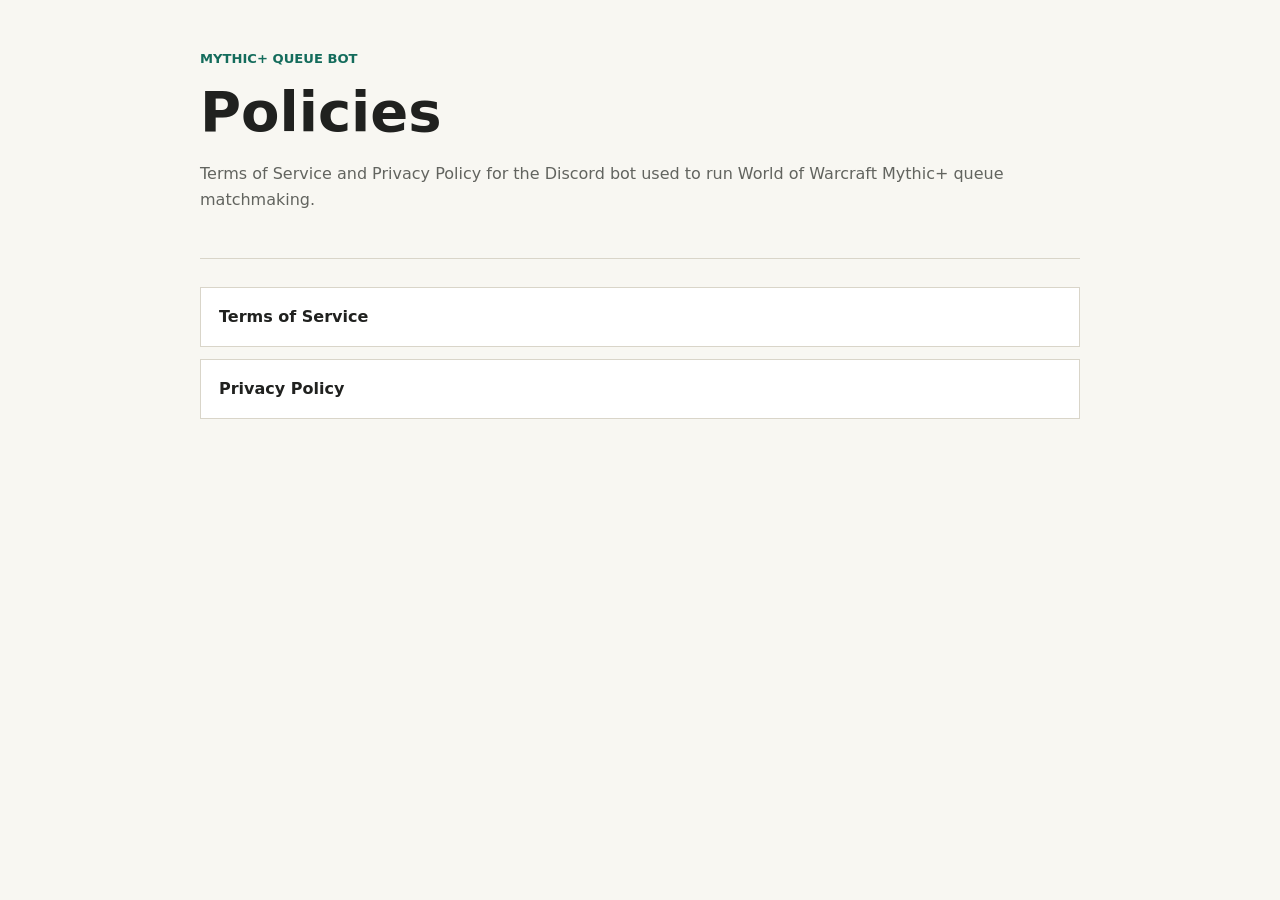
<file: index.html>
<!doctype html>
<html lang="en">
  <head>
    <meta charset="utf-8">
    <meta name="viewport" content="width=device-width, initial-scale=1">
    <title>Mythic+ Queue Bot Policies</title>
    <link rel="stylesheet" href="./policy.css">
  </head>
  <body>
    <main class="page">
      <header class="hero">
        <p class="eyebrow">Mythic+ Queue Bot</p>
        <h1>Policies</h1>
        <p>
          Terms of Service and Privacy Policy for the Discord bot used to run
          World of Warcraft Mythic+ queue matchmaking.
        </p>
      </header>

      <nav class="policy-links" aria-label="Policy links">
        <a href="./terms.html">Terms of Service</a>
        <a href="./privacy.html">Privacy Policy</a>
      </nav>
    </main>
  </body>
</html>
</file>
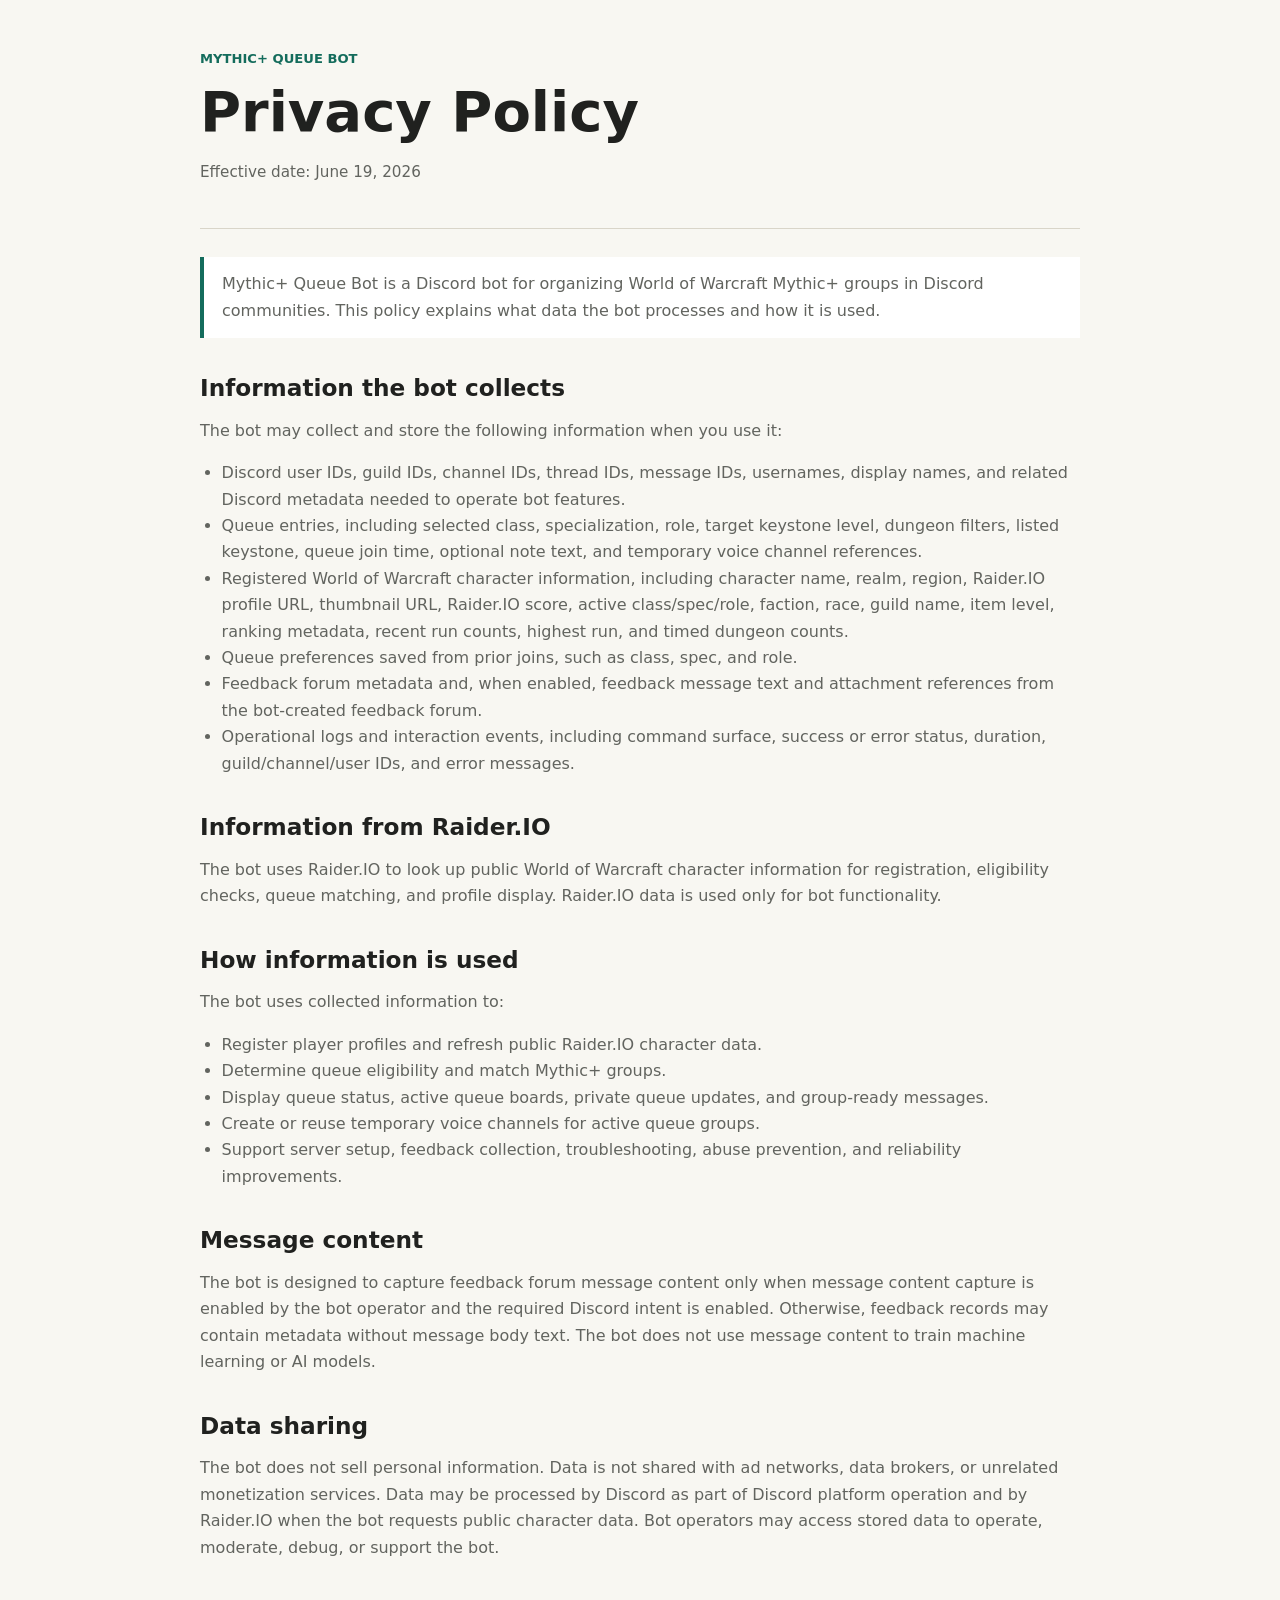
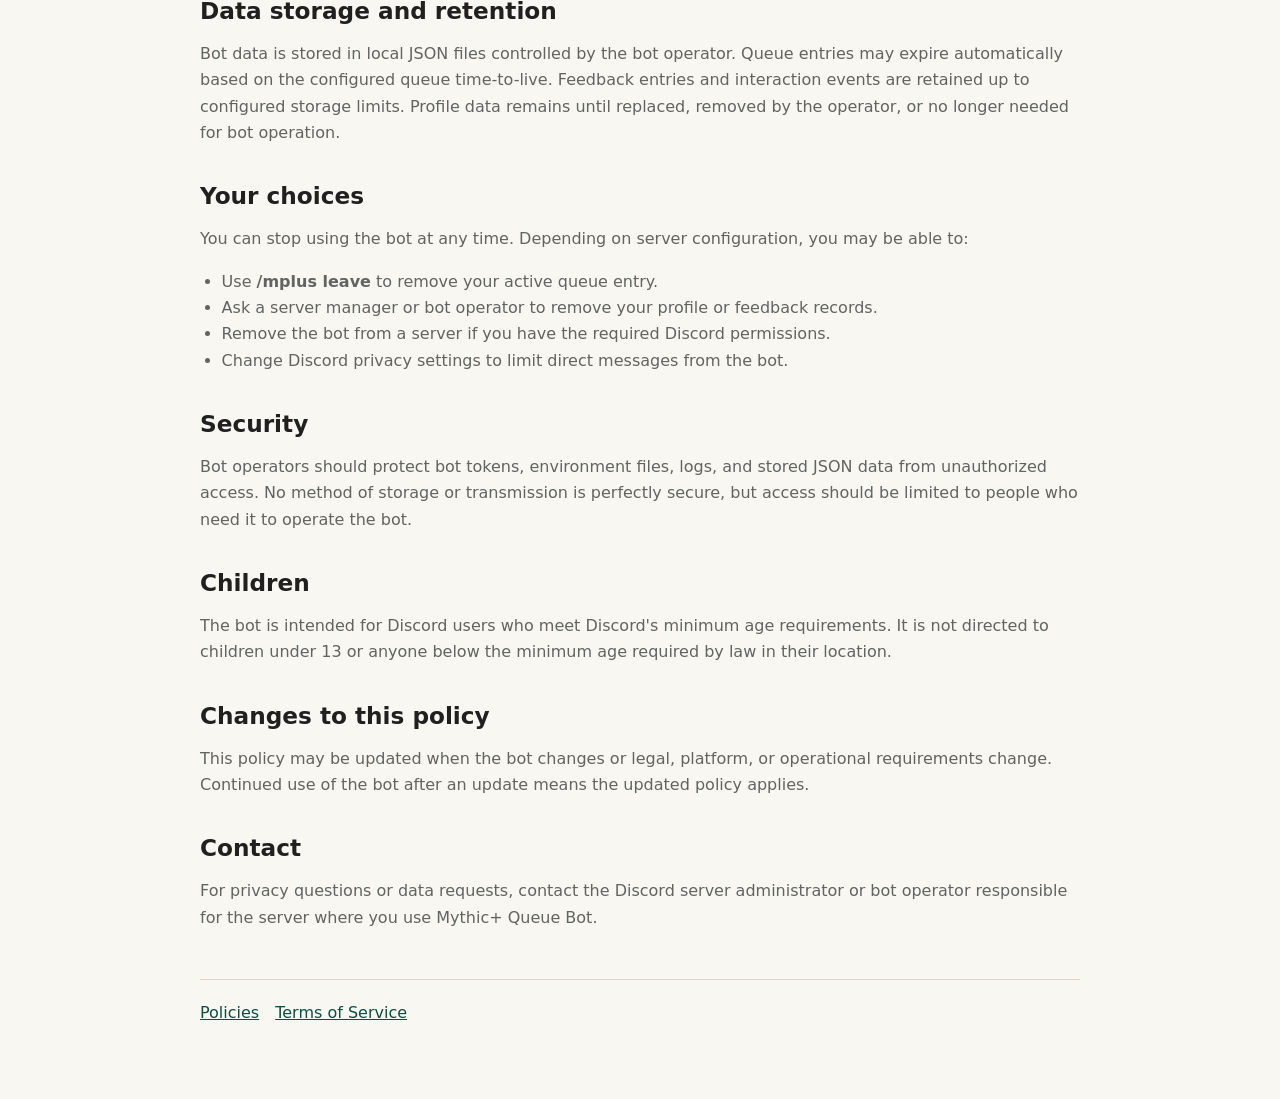
<file: privacy.html>
<!doctype html>
<html lang="en">
  <head>
    <meta charset="utf-8">
    <meta name="viewport" content="width=device-width, initial-scale=1">
    <title>Privacy Policy | Mythic+ Queue Bot</title>
    <link rel="stylesheet" href="./policy.css">
  </head>
  <body>
    <main class="page">
      <header class="hero">
        <p class="eyebrow">Mythic+ Queue Bot</p>
        <h1>Privacy Policy</h1>
        <p class="meta">Effective date: June 19, 2026</p>
      </header>

      <p class="notice">
        Mythic+ Queue Bot is a Discord bot for organizing World of Warcraft
        Mythic+ groups in Discord communities. This policy explains what data
        the bot processes and how it is used.
      </p>

      <h2>Information the bot collects</h2>
      <p>The bot may collect and store the following information when you use it:</p>
      <ul>
        <li>Discord user IDs, guild IDs, channel IDs, thread IDs, message IDs, usernames, display names, and related Discord metadata needed to operate bot features.</li>
        <li>Queue entries, including selected class, specialization, role, target keystone level, dungeon filters, listed keystone, queue join time, optional note text, and temporary voice channel references.</li>
        <li>Registered World of Warcraft character information, including character name, realm, region, Raider.IO profile URL, thumbnail URL, Raider.IO score, active class/spec/role, faction, race, guild name, item level, ranking metadata, recent run counts, highest run, and timed dungeon counts.</li>
        <li>Queue preferences saved from prior joins, such as class, spec, and role.</li>
        <li>Feedback forum metadata and, when enabled, feedback message text and attachment references from the bot-created feedback forum.</li>
        <li>Operational logs and interaction events, including command surface, success or error status, duration, guild/channel/user IDs, and error messages.</li>
      </ul>

      <h2>Information from Raider.IO</h2>
      <p>
        The bot uses Raider.IO to look up public World of Warcraft character
        information for registration, eligibility checks, queue matching, and
        profile display. Raider.IO data is used only for bot functionality.
      </p>

      <h2>How information is used</h2>
      <p>The bot uses collected information to:</p>
      <ul>
        <li>Register player profiles and refresh public Raider.IO character data.</li>
        <li>Determine queue eligibility and match Mythic+ groups.</li>
        <li>Display queue status, active queue boards, private queue updates, and group-ready messages.</li>
        <li>Create or reuse temporary voice channels for active queue groups.</li>
        <li>Support server setup, feedback collection, troubleshooting, abuse prevention, and reliability improvements.</li>
      </ul>

      <h2>Message content</h2>
      <p>
        The bot is designed to capture feedback forum message content only when
        message content capture is enabled by the bot operator and the required
        Discord intent is enabled. Otherwise, feedback records may contain
        metadata without message body text. The bot does not use message content
        to train machine learning or AI models.
      </p>

      <h2>Data sharing</h2>
      <p>
        The bot does not sell personal information. Data is not shared with ad
        networks, data brokers, or unrelated monetization services. Data may be
        processed by Discord as part of Discord platform operation and by
        Raider.IO when the bot requests public character data. Bot operators may
        access stored data to operate, moderate, debug, or support the bot.
      </p>

      <h2>Data storage and retention</h2>
      <p>
        Bot data is stored in local JSON files controlled by the bot operator.
        Queue entries may expire automatically based on the configured queue
        time-to-live. Feedback entries and interaction events are retained up to
        configured storage limits. Profile data remains until replaced, removed
        by the operator, or no longer needed for bot operation.
      </p>

      <h2>Your choices</h2>
      <p>You can stop using the bot at any time. Depending on server configuration, you may be able to:</p>
      <ul>
        <li>Use <strong>/mplus leave</strong> to remove your active queue entry.</li>
        <li>Ask a server manager or bot operator to remove your profile or feedback records.</li>
        <li>Remove the bot from a server if you have the required Discord permissions.</li>
        <li>Change Discord privacy settings to limit direct messages from the bot.</li>
      </ul>

      <h2>Security</h2>
      <p>
        Bot operators should protect bot tokens, environment files, logs, and
        stored JSON data from unauthorized access. No method of storage or
        transmission is perfectly secure, but access should be limited to people
        who need it to operate the bot.
      </p>

      <h2>Children</h2>
      <p>
        The bot is intended for Discord users who meet Discord's minimum age
        requirements. It is not directed to children under 13 or anyone below the
        minimum age required by law in their location.
      </p>

      <h2>Changes to this policy</h2>
      <p>
        This policy may be updated when the bot changes or legal, platform, or
        operational requirements change. Continued use of the bot after an update
        means the updated policy applies.
      </p>

      <h2>Contact</h2>
      <p>
        For privacy questions or data requests, contact the Discord server
        administrator or bot operator responsible for the server where you use
        Mythic+ Queue Bot.
      </p>

      <nav class="footer-nav" aria-label="Policy navigation">
        <a href="./index.html">Policies</a>
        <a href="./terms.html">Terms of Service</a>
      </nav>
    </main>
  </body>
</html>
</file>
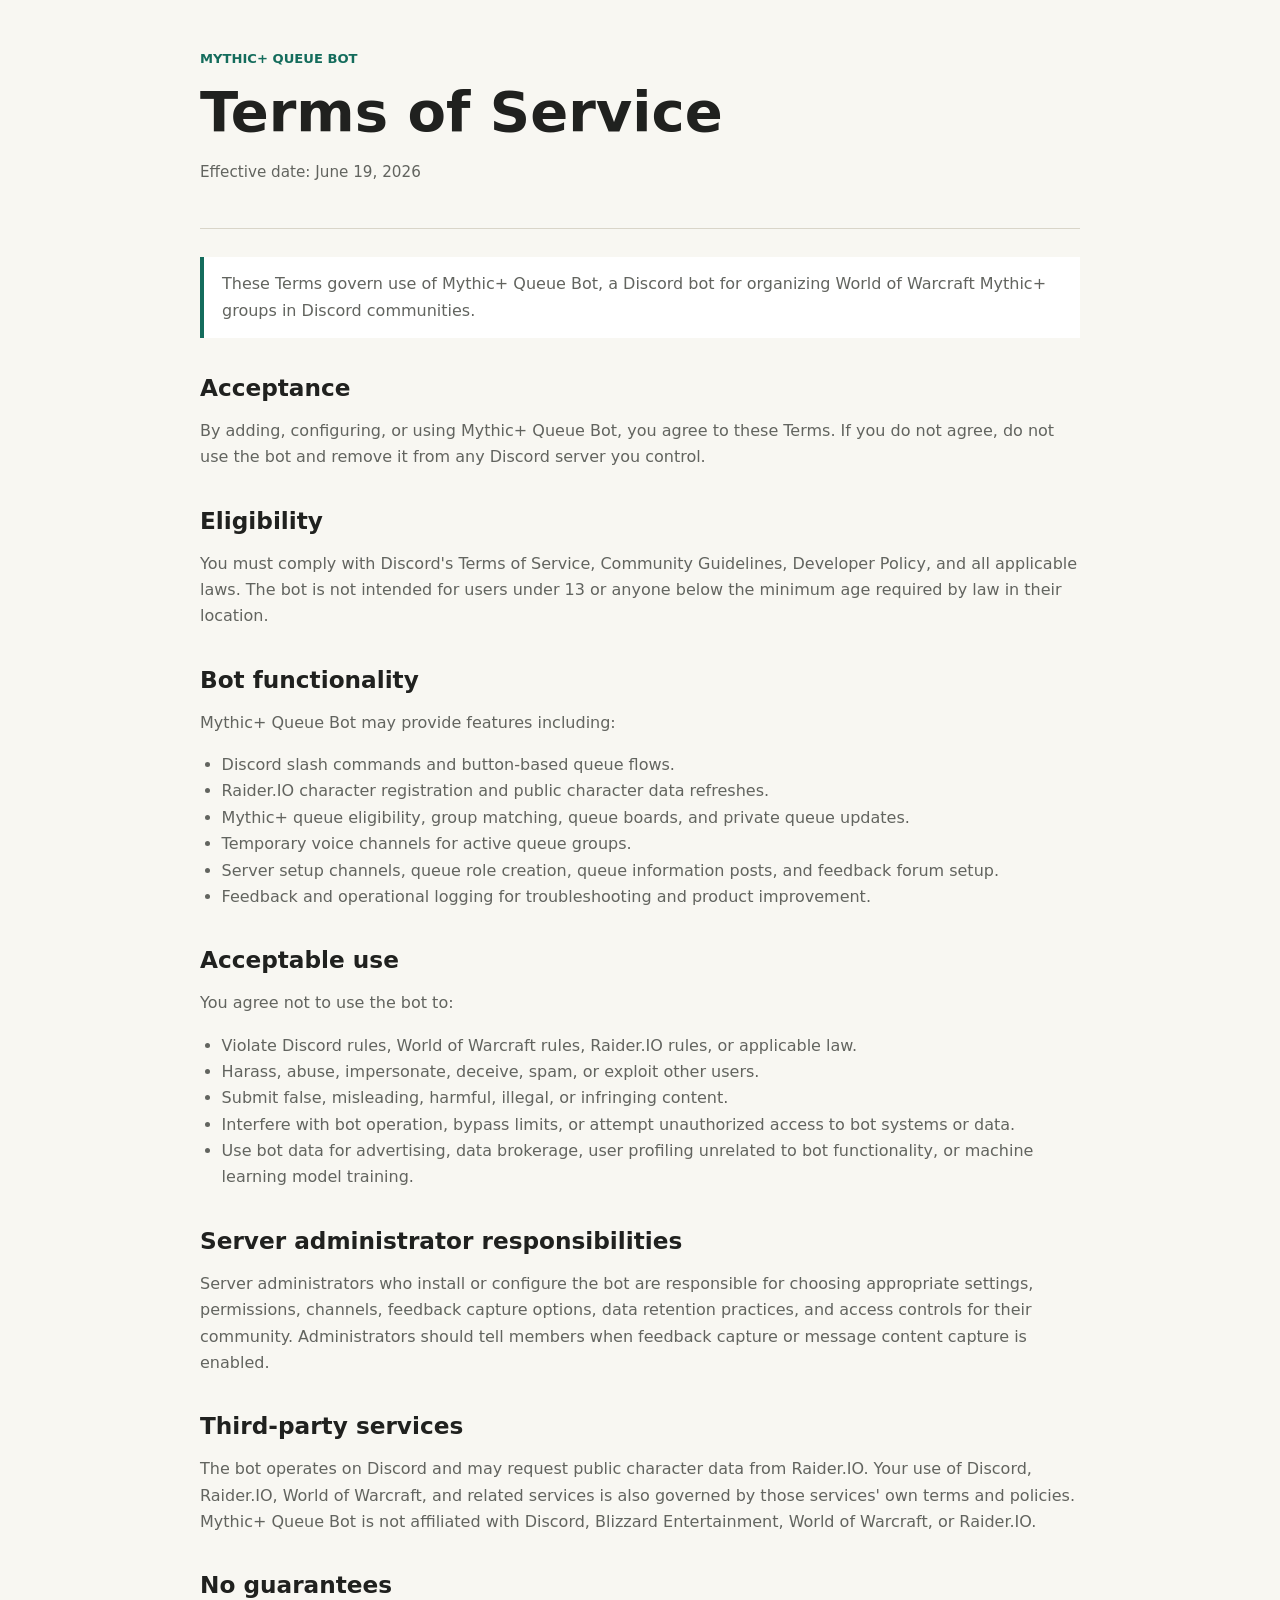
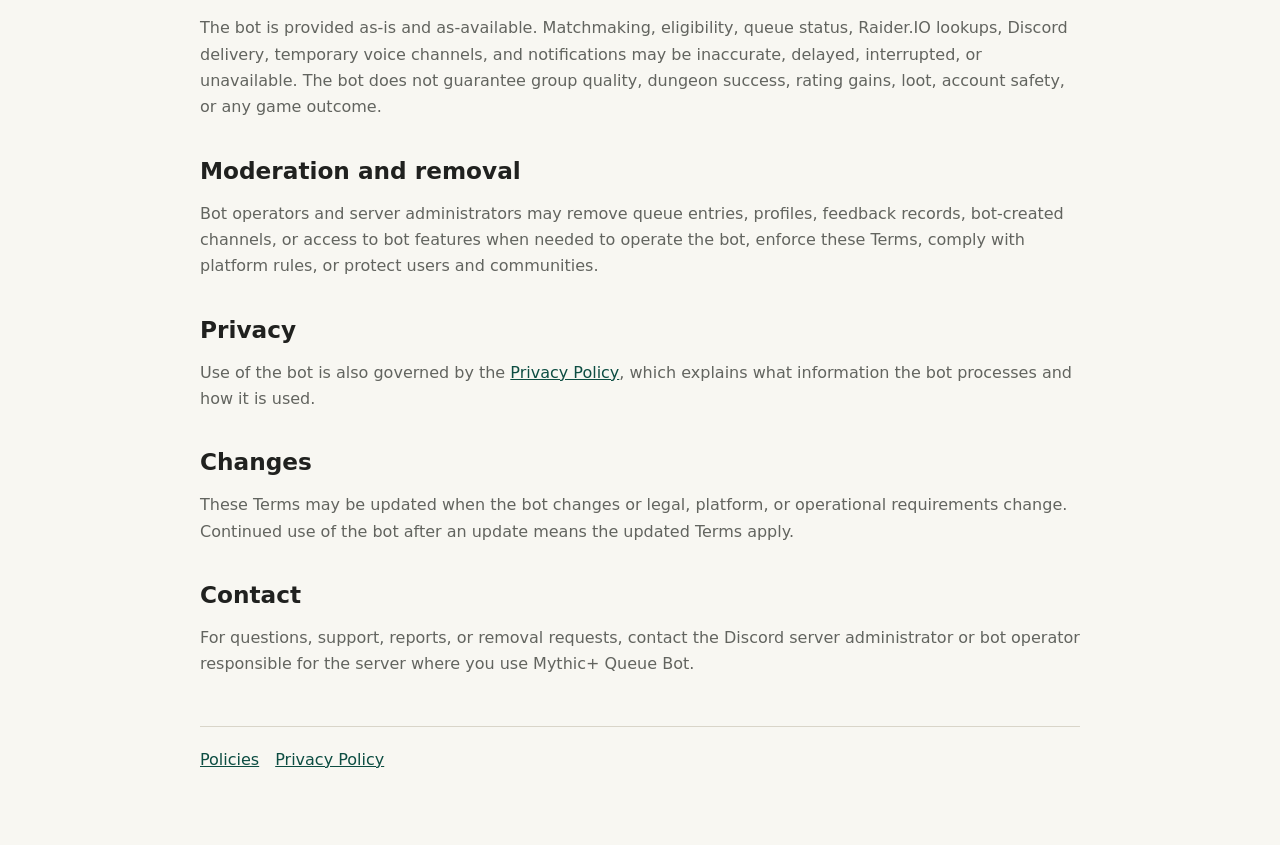
<file: terms.html>
<!doctype html>
<html lang="en">
  <head>
    <meta charset="utf-8">
    <meta name="viewport" content="width=device-width, initial-scale=1">
    <title>Terms of Service | Mythic+ Queue Bot</title>
    <link rel="stylesheet" href="./policy.css">
  </head>
  <body>
    <main class="page">
      <header class="hero">
        <p class="eyebrow">Mythic+ Queue Bot</p>
        <h1>Terms of Service</h1>
        <p class="meta">Effective date: June 19, 2026</p>
      </header>

      <p class="notice">
        These Terms govern use of Mythic+ Queue Bot, a Discord bot for organizing
        World of Warcraft Mythic+ groups in Discord communities.
      </p>

      <h2>Acceptance</h2>
      <p>
        By adding, configuring, or using Mythic+ Queue Bot, you agree to these
        Terms. If you do not agree, do not use the bot and remove it from any
        Discord server you control.
      </p>

      <h2>Eligibility</h2>
      <p>
        You must comply with Discord's Terms of Service, Community Guidelines,
        Developer Policy, and all applicable laws. The bot is not intended for
        users under 13 or anyone below the minimum age required by law in their
        location.
      </p>

      <h2>Bot functionality</h2>
      <p>Mythic+ Queue Bot may provide features including:</p>
      <ul>
        <li>Discord slash commands and button-based queue flows.</li>
        <li>Raider.IO character registration and public character data refreshes.</li>
        <li>Mythic+ queue eligibility, group matching, queue boards, and private queue updates.</li>
        <li>Temporary voice channels for active queue groups.</li>
        <li>Server setup channels, queue role creation, queue information posts, and feedback forum setup.</li>
        <li>Feedback and operational logging for troubleshooting and product improvement.</li>
      </ul>

      <h2>Acceptable use</h2>
      <p>You agree not to use the bot to:</p>
      <ul>
        <li>Violate Discord rules, World of Warcraft rules, Raider.IO rules, or applicable law.</li>
        <li>Harass, abuse, impersonate, deceive, spam, or exploit other users.</li>
        <li>Submit false, misleading, harmful, illegal, or infringing content.</li>
        <li>Interfere with bot operation, bypass limits, or attempt unauthorized access to bot systems or data.</li>
        <li>Use bot data for advertising, data brokerage, user profiling unrelated to bot functionality, or machine learning model training.</li>
      </ul>

      <h2>Server administrator responsibilities</h2>
      <p>
        Server administrators who install or configure the bot are responsible
        for choosing appropriate settings, permissions, channels, feedback
        capture options, data retention practices, and access controls for their
        community. Administrators should tell members when feedback capture or
        message content capture is enabled.
      </p>

      <h2>Third-party services</h2>
      <p>
        The bot operates on Discord and may request public character data from
        Raider.IO. Your use of Discord, Raider.IO, World of Warcraft, and related
        services is also governed by those services' own terms and policies.
        Mythic+ Queue Bot is not affiliated with Discord, Blizzard Entertainment,
        World of Warcraft, or Raider.IO.
      </p>

      <h2>No guarantees</h2>
      <p>
        The bot is provided as-is and as-available. Matchmaking, eligibility,
        queue status, Raider.IO lookups, Discord delivery, temporary voice
        channels, and notifications may be inaccurate, delayed, interrupted, or
        unavailable. The bot does not guarantee group quality, dungeon success,
        rating gains, loot, account safety, or any game outcome.
      </p>

      <h2>Moderation and removal</h2>
      <p>
        Bot operators and server administrators may remove queue entries,
        profiles, feedback records, bot-created channels, or access to bot
        features when needed to operate the bot, enforce these Terms, comply with
        platform rules, or protect users and communities.
      </p>

      <h2>Privacy</h2>
      <p>
        Use of the bot is also governed by the
        <a href="./privacy.html">Privacy Policy</a>, which explains what
        information the bot processes and how it is used.
      </p>

      <h2>Changes</h2>
      <p>
        These Terms may be updated when the bot changes or legal, platform, or
        operational requirements change. Continued use of the bot after an update
        means the updated Terms apply.
      </p>

      <h2>Contact</h2>
      <p>
        For questions, support, reports, or removal requests, contact the Discord
        server administrator or bot operator responsible for the server where you
        use Mythic+ Queue Bot.
      </p>

      <nav class="footer-nav" aria-label="Policy navigation">
        <a href="./index.html">Policies</a>
        <a href="./privacy.html">Privacy Policy</a>
      </nav>
    </main>
  </body>
</html>
</file>
<file: policy.css>
:root {
  color-scheme: light;
  --bg: #f8f7f2;
  --text: #20211f;
  --muted: #62645f;
  --line: #d9d5c9;
  --accent: #146c5c;
  --accent-strong: #0d4d42;
  --surface: #ffffff;
}

* {
  box-sizing: border-box;
}

body {
  margin: 0;
  background: var(--bg);
  color: var(--text);
  font-family:
    Inter, ui-sans-serif, system-ui, -apple-system, BlinkMacSystemFont, "Segoe UI",
    sans-serif;
  line-height: 1.65;
}

a {
  color: var(--accent-strong);
}

.page {
  width: min(880px, calc(100% - 32px));
  margin: 0 auto;
  padding: 48px 0 72px;
}

.hero {
  border-bottom: 1px solid var(--line);
  padding-bottom: 28px;
  margin-bottom: 28px;
}

.eyebrow {
  margin: 0 0 8px;
  color: var(--accent);
  font-size: 0.82rem;
  font-weight: 750;
  letter-spacing: 0;
  text-transform: uppercase;
}

h1,
h2,
h3 {
  line-height: 1.2;
  letter-spacing: 0;
}

h1 {
  margin: 0 0 12px;
  font-size: clamp(2rem, 6vw, 3.5rem);
}

h2 {
  margin: 36px 0 12px;
  font-size: 1.45rem;
}

h3 {
  margin: 24px 0 8px;
  font-size: 1.1rem;
}

p,
li {
  color: var(--muted);
}

ul {
  padding-left: 1.35rem;
}

.meta {
  color: var(--muted);
  font-size: 0.95rem;
}

.notice {
  border-left: 4px solid var(--accent);
  background: var(--surface);
  padding: 14px 18px;
  margin: 24px 0;
}

.policy-links {
  display: grid;
  gap: 12px;
}

.policy-links a {
  display: block;
  border: 1px solid var(--line);
  background: var(--surface);
  padding: 16px 18px;
  color: var(--text);
  text-decoration: none;
  font-weight: 700;
}

.policy-links a:hover {
  border-color: var(--accent);
  color: var(--accent-strong);
}

.footer-nav {
  display: flex;
  flex-wrap: wrap;
  gap: 16px;
  border-top: 1px solid var(--line);
  margin-top: 48px;
  padding-top: 20px;
}
</file>
